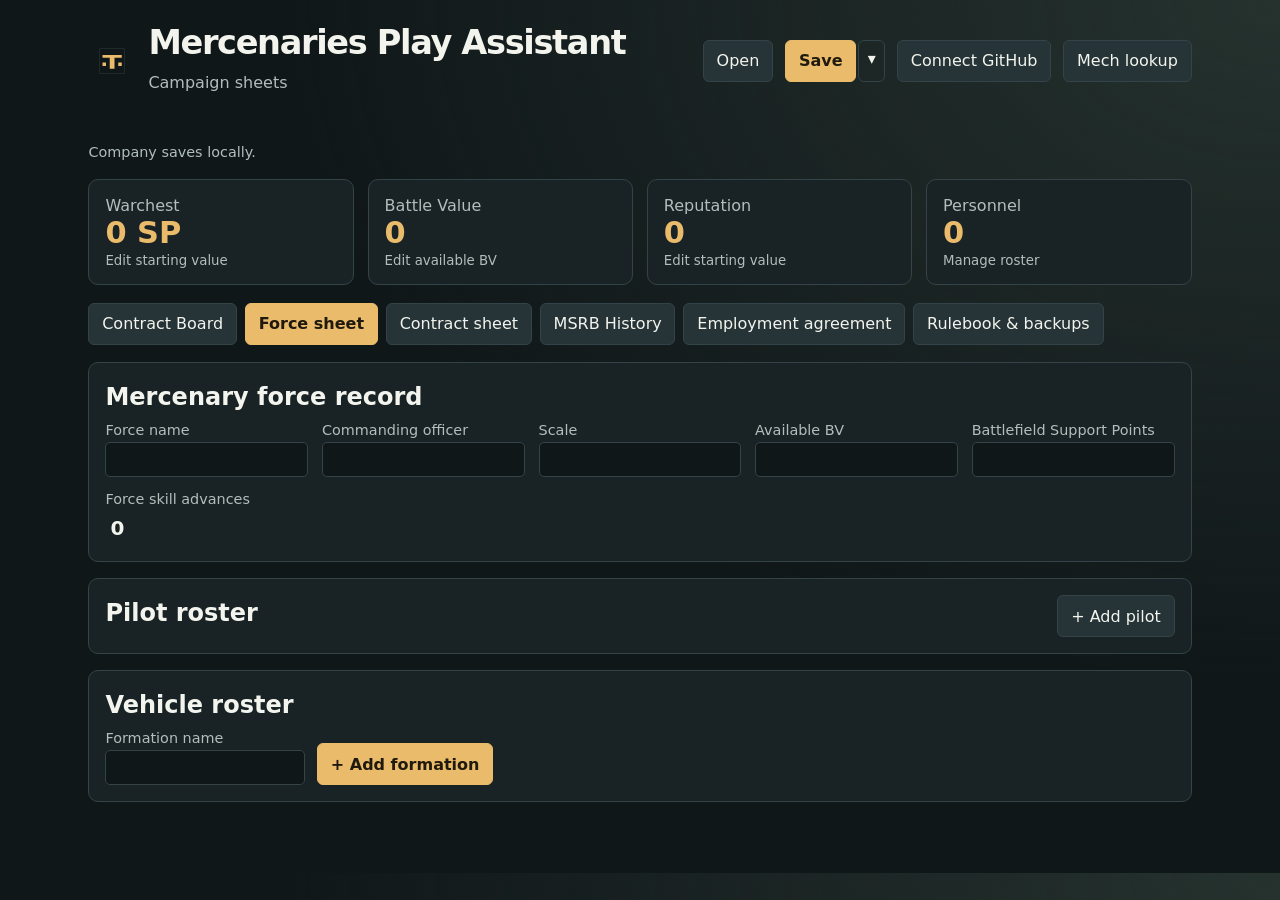
<file: index.html>
<!doctype html>
<html lang="en">
<head>
  <meta charset="utf-8">
  <meta http-equiv="refresh" content="0; url=./docs/">
  <title>Mercenaries Play Assistant</title>
</head>
<body>
  <a href="./docs/">Open Mercenaries Play Assistant</a>
</body>
</html>
</file>
<file: docs/style.css>
:root{color-scheme:dark;--bg:#101719;--surface:#192326;--line:#344347;--ink:#f2f4ed;--muted:#b1bebc;--accent:#e9bb6a;--focus:#aee2d6;font-family:system-ui,sans-serif}*{box-sizing:border-box}body{margin:0;background:radial-gradient(ellipse at top right,#25322e,transparent 55%),var(--bg);color:var(--ink)}header,main{max-width:1180px;margin:auto;padding:1.2rem clamp(1rem,3vw,2.5rem)}header,.mast,.actions,.section-head{display:flex;align-items:center;gap:.75rem;flex-wrap:wrap}header,.section-head{justify-content:space-between}h1,h2,h3,p{margin:.25rem 0 .65rem}h1{font-size:clamp(1.45rem,4vw,2.1rem);letter-spacing:-.04em}p,label,legend,.metrics span{color:var(--muted)}button,.file-button,input,textarea,a{font:inherit}button,.file-button,.actions a{min-height:42px;border:1px solid var(--line);border-radius:6px;padding:.55rem .8rem;background:#263437;color:var(--ink);cursor:pointer;text-decoration:none}button.primary,nav button[aria-current=true]{background:var(--accent);color:#20190d;border-color:var(--accent);font-weight:700}button:hover,.file-button:hover,.actions a:hover{border-color:var(--accent)}:focus-visible{outline:2px solid var(--focus);outline-offset:2px}[hidden]{display:none!important}.metrics,.fields{display:grid;grid-template-columns:repeat(auto-fit,minmax(min(100%,175px),1fr));gap:.85rem}.metrics>div,.sheet{background:var(--surface);border:1px solid var(--line);border-radius:10px;padding:1rem}.metrics strong{display:block;color:var(--accent);font-size:clamp(1.3rem,3vw,1.9rem);overflow-wrap:anywhere}nav{display:flex;flex-wrap:wrap;gap:.5rem;margin:1.1rem 0}.sheet{margin-bottom:1rem}label{display:grid;gap:.25rem;font-size:.9rem}input,textarea{display:block;width:100%;min-width:0;border:1px solid var(--line);background:var(--bg);color:var(--ink);border-radius:5px;padding:.55rem}textarea{min-height:6rem;resize:vertical}input[type=file]{margin:.3rem 0}.row{border:1px solid var(--line);padding:.75rem;margin:.65rem 0;border-radius:6px}.row .section-head{margin-bottom:.5rem}.file-button input{position:absolute;width:1px;height:1px;opacity:0}.file-button:focus-within{outline:2px solid var(--focus)}.ledger{overflow:auto}table{border-collapse:collapse;min-width:650px;width:100%}th,td{text-align:left;padding:.45rem;border-bottom:1px solid var(--line)}td input{min-width:5rem}td:nth-child(2) input{min-width:10rem}#status{min-height:1.6rem}a{color:var(--accent)}@media(max-width:540px){.metrics{grid-template-columns:1fr 1fr}nav button{flex:1 1 42%}}
.metric{text-align:left;padding:1rem;background:var(--surface);width:100%;cursor:pointer;border-radius:10px}.metric small{color:var(--muted);display:block;margin-top:.2rem}
select{font:inherit;min-width:0;width:100%;border:1px solid var(--line);background:var(--bg);color:var(--ink);border-radius:5px;padding:.55rem}
.board-actions{margin-top:1rem}.board-note{margin:.8rem 0 0}.offer-grid{display:grid;grid-template-columns:repeat(auto-fit,minmax(min(100%,320px),1fr));gap:1rem}.offer{padding:1rem;background:var(--surface);border:1px solid var(--line);border-radius:10px;display:flex;flex-direction:column;align-items:stretch;overflow-wrap:anywhere}.offer h3{font-size:1.35rem;margin-top:.7rem}.offer p{margin:.25rem 0}.offer-route,.offer-risk{font-size:.88rem}.offer-route{color:var(--focus);font-weight:700}.offer-route.travel{color:var(--accent)}.offer-risk{color:var(--muted)}.offer-track{padding:.7rem 0;border-top:1px solid var(--line);border-bottom:1px solid var(--line);margin:.65rem 0}.offer dl{display:grid;grid-template-columns:1fr 1fr;gap:.75rem;font-size:.92rem;flex:1}.offer dt{color:var(--muted)}.offer dd{margin:0}.offer>button{align-self:start}

#syncStatus{min-height:1.5rem;font-size:.9rem}.company-buttons{margin-left:auto}
dialog{color:var(--ink);background:var(--surface);border:1px solid var(--line);border-radius:12px;width:min(680px,calc(100% - 2rem));max-height:85vh;padding:1.2rem}
dialog::backdrop{background:#061012b8}dialog h3{margin-top:1rem}.inline-check{display:flex;align-items:center;gap:.4rem}.inline-check input{width:auto}
.history-facts{display:grid;grid-template-columns:repeat(auto-fit,minmax(min(100%,145px),1fr));gap:.75rem}
.history-facts dt{color:var(--muted)}.history-facts dd{margin:0}.sheet pre{white-space:pre-wrap;overflow-wrap:anywhere;font:inherit}.sheet small{color:var(--muted)}input[readonly]{color:var(--muted)}

#mechLibrary details,#mechSearch,#mechSheet{margin-top:1rem}
#mechResults{margin:.6rem 0;max-height:15rem;overflow:auto}
#mechResults p{flex-basis:100%}
#mechSheet h4{margin-bottom:.35rem}
#mechSheet table{width:100%;border-collapse:collapse}
#mechSheet th,#mechSheet td{text-align:left;border-bottom:1px solid var(--line);padding:.35rem}
@media print{
  body:has(#mechLibrary[open] #mechSheet h3){background:white;color:black}
  body:has(#mechLibrary[open] #mechSheet h3)>:not(#mechLibrary),#mechLibrary[open]:has(#mechSheet h3)>:not(#mechSheet),#mechSheet button,#mechLibrary::backdrop{display:none}
  #mechLibrary[open]:has(#mechSheet h3){position:static;display:block;width:100%;max-width:none;max-height:none;overflow:visible;margin:0;padding:0;border:0;background:white;color:black}
  #mechSheet p{color:black}
  #mechSheet th,#mechSheet td{border-color:#888}
  #mechSheet tr{break-inside:avoid}
}

.formation-unit{margin-top:1.2rem;padding-top:.8rem;border-top:1px solid var(--line);scroll-margin-top:1rem}
#resolveContract textarea{margin-bottom:.6rem}
@media print{.formation-unit{break-before:page;border:0;margin:0;padding:0}}

.roster-unit-matches{font-size:.85rem;color:var(--muted)}
.roster-unit-matches:not(:empty){margin-top:.45rem}
.roster-unit-matches .actions{gap:.35rem}

.save-split{display:flex;align-items:center;gap:2px;position:relative}
#saveMenu summary{min-height:42px;padding:.52rem;border:1px solid var(--line);border-radius:6px;cursor:pointer;list-style:none}
#companySaveAs{position:absolute;right:0;top:calc(100% + 2px);white-space:nowrap;z-index:3}
#saveAsForm label,#githubDialog .fields{margin-bottom:.8rem}
#forceAdvances{font-size:1.25rem;font-weight:650;color:var(--ink);padding:.32rem}
#formationForm{align-items:end}
#mechLibrary[data-mode="sheet"] #mechConnect,#mechLibrary[data-mode="sheet"] #mechSearch,#mechLibrary[data-mode="sheet"] #mechZipChoice{display:none}
#mechLibrary[data-mode="sheet"]{width:min(100% - 1.5rem,960px)}
.bt-record{background:#faf8f2;color:#211e1a;font-family:system-ui,sans-serif;border:2px solid #2e2923;padding:clamp(.55rem,2vw,1.2rem);margin-top:.7rem}
.bt-record header{display:block;background:#292621;color:#fff;padding:.65rem 1rem;margin:0 0 .7rem;max-width:none;border-left:8px solid #ad733f}
.bt-record header h3{font-size:clamp(1.3rem,4vw,2rem);margin:.2rem 0}
.bt-record header p{color:#fff;margin:0}
.record-grid{display:grid;grid-template-columns:repeat(2,minmax(0,1fr));gap:.7rem}
.record-grid section{min-width:0;border:1px solid #847e72}
.record-grid h4{background:#e3dbcd;margin:0!important;padding:.3rem .45rem;text-transform:uppercase;font-size:.9rem;letter-spacing:.025em}
.record-grid p{margin:0;padding:.35rem;color:#211e1a!important}
#mechSheet .record-grid table{font-size:.78rem}
#mechSheet .record-grid th,#mechSheet .record-grid td{border-color:#c6bcab;padding:.2rem .35rem;overflow-wrap:anywhere}
#mechSheet .armor-track button{display:inline-block;min-height:0;width:.56rem;height:.56rem;border:1px solid #514a40;border-radius:50%;padding:0;margin:.07rem;background:transparent;vertical-align:middle}
#mechSheet .armor-track button[aria-pressed="true"]{background:#28221d}
.sheet-toolbar{margin-bottom:.5rem}
@media(max-width:620px){.record-grid{grid-template-columns:1fr}}
@media print{
 .bt-record{border:1px solid #333;padding:.5rem;margin:0}
 .bt-record header{color:#111;background:white;border-left:4px solid #333}
 #mechSheet .bt-record header p{color:#111}
 #mechSheet .sheet-toolbar{display:none}
 .record-grid{grid-template-columns:repeat(2,minmax(0,1fr))}
 .record-grid h4{border-bottom:1px solid #888}
 .record-grid section{break-inside:avoid}
 #mechSheet .armor-track button{print-color-adjust:exact}
}

.classic-pdf-view{width:100%;height:72vh;border:1px solid var(--line);background:white}
</file>
